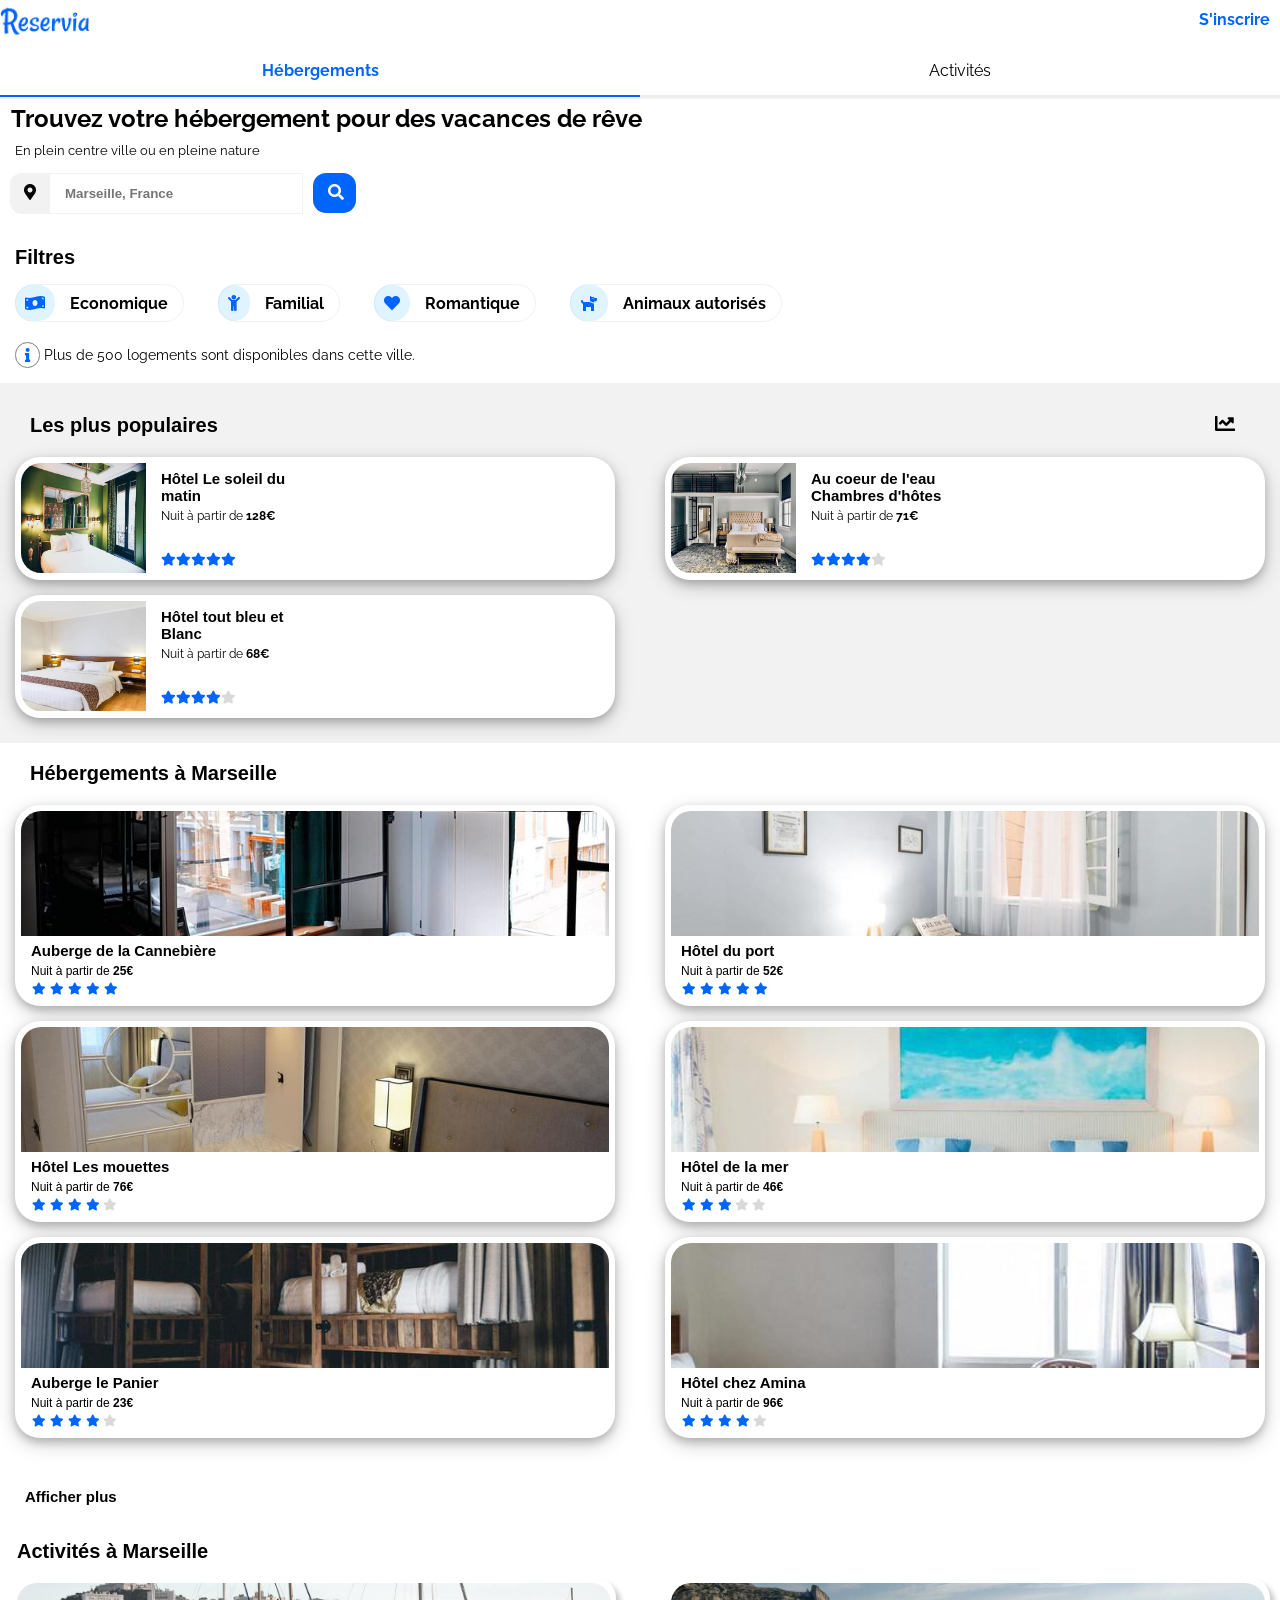
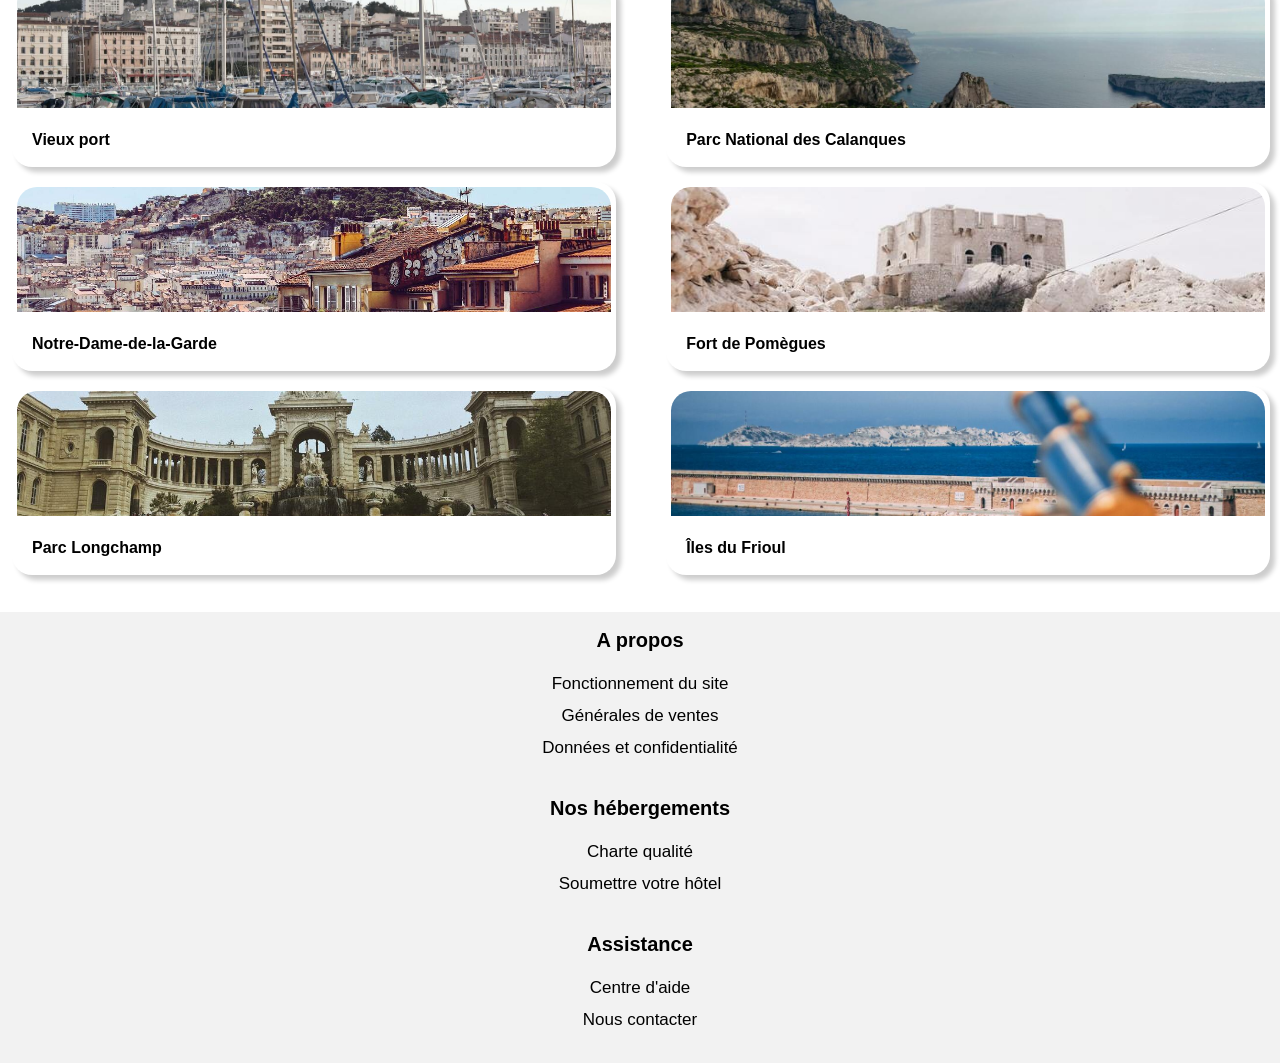
<file: index.html>
<!DOCTYPE html>
<html lang="fr">
  <head>
    <meta charset="utf-8" />
    <meta name="viewport" content="width=device-width, initial-scale=1.0" />
    <link rel="stylesheet" href="css/reservia.css" />
    <link rel="stylesheet" href="css/mediaqueries.css" />
    <link
      rel="stylesheet"
      href="https://cdnjs.cloudflare.com/ajax/libs/font-awesome/5.13.1/css/all.min.css"
    />
    <title>Réservia</title>
  </head>

  <body>
    <header class="logocontainer">
      <div id="logo" class="logo">
        <img src="images/logo/Reservia@3x.png" alt="reservia" />
    </div>
      <nav class="menu"> 
          <div class="hebergement">
            <a id="hebergement" href="#ancreh">Hébergements</a>
          </div>
          <div class="activities">
            <a id="activities" href="#ancrea">Activités</a>
          </div>
          <div class="inscription">
            <a id="inscription" href="#">S'inscrire</a>
          </div>
      </nav>

    </header>
    <section id="annonce" >
      <h1>Trouvez votre hébergement pour des vacances de rêve</h1>
      <p>En plein centre ville ou en pleine nature</p>
      <div class="ville__recherche">
        <div class="group__input">
        <form method="post" action="#" >
          <div id="localisation" class="localisation"><i class="fas fa-map-marker-alt"></i>
          </div>
          <label for="pseudo"></label>
          <input
            type="text"
            name="pseudo"
            id="pseudo"
            placeholder="Marseille, France"
          />
          <input type="button" class="bouton" value="Rechercher" />
          <div class="visible"><i class="fas fa-search"></i></div>
        </form>
        </div>
     </div>

        <div id="filtres">
          <div class="filtres_title">
            <h2>Filtres</h2>
          </div>
              <span class="filtres__item">
                <i class="icone fas fa-money-bill-wave"></i><a href="#">Economique </a>
              </span>

              <span class="filtres__item">
                <i class="icone fas fa-child"></i><a href="#">Familial</a>
              </span>

              <span class="filtres__item">
                <i class="icone fas fa-heart"></i><a href="#">Romantique</a>
              </span>

              <span class="filtres__item">
                <i class="icone fas fa-dog"></i><a href="#">Animaux autorisés</a>
              </span>
        </div>
      <p style="font-size: 14px;">
        <span class="fas fa-info"></span>
        Plus de 500 logements sont disponibles dans cette ville.
      </p>
    </section>

  <!-- Aside debut -->
  <aside class="third">
    <h2>Les plus populaires <i class="fas fa-chart-line"></i></h2>

    <div class="card-aside">
      <a href="#">
        <div class="img-container-aside">
          <img
            src="images/hebergements/4_small/emile-guillemot-Bj_rcSC5XfE-unsplash.jpg"
            alt="Hôtel Le soleil du matin"
            class="img-border-radius-aside"
          />
        </div>

        <div class="card-container-aside">
          <h3>Hôtel Le soleil du matin</h3>
            <p>Nuit à partir de <strong>128€</strong></p>
              <div class="rating_popular">
                <i class="fas fa-star" ></i
                ><i class="fas fa-star" ></i
                ><i class="fas fa-star" ></i
                ><i class="fas fa-star" ></i
                ><i class="fas fa-star" ></i>
              </div>
        </div>
      </a>
    </div>

    <div class ="card-aside">
      <a href="#">
        <div class="img-container-aside">
          <img
            src="images/hebergements/4_small/aw-creative-VGs8z60yT2c-unsplash.jpg"
            alt="Au coeur de l'eau Chambres d'hôtes"
            class="img-border-radius-aside"
          />
        </div>

        <div class="card-container-aside">
          <h3>Au coeur de l'eau Chambres d'hôtes</h3>
            <p>Nuit à partir de <strong>71€</strong></p>
              <div class="rating_popular">
                <i class="fas fa-star" ></i
                ><i class="fas fa-star" ></i
                ><i class="fas fa-star" ></i
                ><i class="fas fa-star" ></i
                ><i class="far fa-star" ></i>
              </div>
        </div>
      </a>
    </div>

    <div class="card-aside">
      <a href="#">
        <div class="img-container-aside">
          <img
            src="images/hebergements/4_small/febrian-zakaria-sjvU0THccQA-unsplash.jpg"
            alt="Au coeur de l'eau Chambres d'hôtes"
            class="img-border-radius-aside"
          />
        </div>

        <div class="card-container-aside">
          <h3>Hôtel tout bleu et Blanc</h3>
            <p>Nuit à partir de <strong>68€</strong></p>
              <div class="rating_popular">
                <i class="fas fa-star" ></i
                  ><i class="fas fa-star" ></i
                  ><i class="fas fa-star" ></i
                  ><i class="fas fa-star" ></i
                  ><i class="far fa-star" ></i>
              </div>
        </div>
      </a>
    </div>
    
 </aside>

<!-- Aside fin -->

     <!-- section hébergement début -->

     <main id="ancreh" class="twothird">
      <h2>Hébergements à Marseille</h2>

      <div class="card">
        <a href="#">
          <div id="container" class="img-container">
            <img
              src="images/hebergements/4_small/marcus-loke-WQJvWU_HZFo-unsplash.jpg"
              alt="Auberge de la Cannebière"
              class="img-border-radius-top" >
          </div>

          <div class="card-container">
            <h3>Auberge de la Cannebière</h3>
            <p>Nuit à partir de <strong>25€</strong></p>
            <div class="rating">
              <i class="fas fa-star" ></i>
              <i class="fas fa-star" ></i>
              <i class="fas fa-star" ></i>
              <i class="fas fa-star" ></i>
              <i class="fas fa-star" ></i>
            </div>
          </div>
        </a>
      </div>

      <div class="card">
        <a href="#">
          <div class="img-container">
            <img
              src="images/hebergements/4_small/fred-kleber-gTbaxaVLvsg-unsplash.jpg"
              alt="Hôtel du port"
              class="img-border-radius-top"
            />
          </div>

          <div class="card-container">
            <h3>Hôtel du port</h3>
              <p>Nuit à partir de <strong>52€</strong></p>
                <div class="rating">
                  <i class="fas fa-star" ></i>
                  <i class="fas fa-star" ></i>
                  <i class="fas fa-star" ></i>
                  <i class="fas fa-star" ></i>
                  <i class="fas fa-star" ></i>
                </div>
          </div>
        </a>
      </div>

      <div class="card">
        <a href="#">
          <div class="img-container">
            <img
              src="images/hebergements/4_small/reisetopia-B8WIgxA_PFU-unsplash.jpg"
              alt="Hôtel les mouettes"
              class="img-border-radius-top"
            />
          </div>

          <div class="card-container">
            <h3>Hôtel Les mouettes</h3>
              <p>Nuit à partir de <strong>76€</strong></p>
                <div class="rating">
                  <i class="fas fa-star" ></i
                  ><i class="fas fa-star" ></i
                  ><i class="fas fa-star" ></i
                  ><i class="fas fa-star" ></i
                  ><i class="far fa-star" ></i>
                </div>
          </div>
        </a>
      </div>

      <div class="card">
        <a href="#">
          <div class="img-container">
            <img
              src="images/hebergements/4_small/annie-spratt-Eg1qcIitAuA-unsplash.jpg"
              alt="Hôtel de la mer"
              class="img-border-radius-top"
            />
        </div>

          <div class="card-container">
            <h3>Hôtel de la mer</h3>
              <p>Nuit à partir de <strong>46€</strong></p>
                <div class="rating">
                  <i class="fas fa-star" ></i
                  ><i class="fas fa-star" ></i
                  ><i class="fas fa-star" ></i
                  ><i class="far fa-star" ></i>
                  <i class="far fa-star" ></i>
                </div>
         </div>
        </a>
      </div>

      <div class="card">
        <a href="#">
          <div class="img-container">
            <img
              src="images/hebergements/4_small/nicate-lee-kT-ZyaiwBe0-unsplash.jpg"
              alt="Auberge le Panier"
              class="img-border-radius-top"
            />
           </div>

          <div class="card-container">
            <h3>Auberge le Panier</h3>
              <p>Nuit à partir de <strong>23€</strong></p>
                <div class="rating">
                  <i class="fas fa-star" ></i
                  ><i class="fas fa-star" ></i
                  ><i class="fas fa-star" ></i
                  ><i class="fas fa-star" ></i
                  ><i class="far fa-star" ></i>
                </div>
          </div>
        </a>
      </div>

      <div class="card">
        <a href="#">
          <div class="img-container">
            <img
              src="images/hebergements/4_small/febrian-zakaria-M6S1WvfW68A-unsplash.jpg"
              alt="Hôtel chez Amina"
              class="img-border-radius-top"
            />
          </div>

          <div class="card-container">
            <h3>Hôtel chez Amina</h3>
              <p>Nuit à partir de <strong>96€</strong></p>
                <div class="rating">
                  <i class="fas fa-star" ></i
                  ><i class="fas fa-star" ></i
                  ><i class="fas fa-star" ></i
                  ><i class="fas fa-star" ></i
                  ><i class="far fa-star" ></i>
              </div>
          </div>
        </a>
     </div>
        <div class="afficher"><p>Afficher plus</p>
        </div>
    </main>
  <!-- section hébergement fins-->

<!-- activités debut-->

<section id="ancrea" class="twothird_act">
<h2 class="marseille"> Activités à Marseille</h2>

<figure class="activite">

<div id="colone_1">
  <div class="container">
      <a href="#">
          <div class="act_photo">
              <img class="taille1" src="images/activites/3_medium/reno-laithienne-QUgJhdY5Fyk-unsplash.jpg"
                  alt="Vieux port">
              <p class="classement"> Vieux port</p>
           </div>
      </a>
  </div>
</div>
  <div id="colone_2">
      <div class="container">
        <a href="#">
            <div class="act_photo">
              <img class="taille2" src="images/activites/3_medium/paul-hermann-QFTrLdQIRhI-unsplash.jpg"
                  alt="Fort de Pomègues">
              <p class="classement"> Fort de Pomègues</p>
            </div>
        </a>
      </div>

      <div class="container">
          <a href="#">
            <div class="act_photo">
              <img class="taille3" src="images/activites/3_medium/kevin-hikari-rV_Qd1l-VXg-unsplash.jpg"
                   alt="Longue vue">
              <p class="classement"> Îles du Frioul</p>
            </div>
          </a>
      </div>
  </div>

<div id="colone_3">
  <div class="container">
      <a href="#">
        <div class="act_photo">
          <img class="taille1" src="images/activites/3_medium/kilyan-sockalingum-NR8-cBCN3aI-unsplash.jpg"
              alt="mur">
          <p class="classement"> Parc National des Calanques</p>
        </div>
      </a>
  </div>
</div>

<div id="colone_4">
  <div class="container">
      <a href="#">
        <div class="act_photo">
          <img class="taille5" src="images/activites/3_medium/florian-wehde-xW9e8gdotxI-unsplash.jpg"
              alt="haut de Marseille">
          <p class="classement"> Notre-Dame-de-la-Garde</p>
        </div>
      </a>
  </div>

  <div class="container">  
      <a href="#">
        <div class="act_photo">
          <img class="taille6" src="images/activites/3_medium/lena-paulin-wH2-EJoDcV0-unsplash.jpg"
              alt="Tour en pierre">
          <p class="classement"> Parc Longchamp</p>
        </div>
      </a>
  </div>
</div>

</figure>
</section>

<!-- activités fin -->

<!-- footer -->
<footer class="footer">
  <div class="footer_section"> 
    <h4>A propos</h4>
      <p>Fonctionnement du site</p>
      <p>Générales de ventes</p>
      <p>Données et confidentialité</p>
  </div>

  <div class="footer_section">
    <h4>Nos hébergements</h4>
      <p>Charte qualité</p>
      <p>Soumettre votre hôtel</p>
  </div>

      <div class="footer_section">
        <h4>Assistance</h4>
          <p>Centre d'aide</p>
          <p>Nous contacter</p>
      </div>
    </footer>
  </body>
</html>
</file>
<file: css/reservia.css>
@font-face {
  font-family: "Raleway";
  src: url('./Raleway-VariableFont_wght.ttf');
   
  }

body {
  font-family: "Raleway", Arial, Helvetica, sans-serif;
  margin: 0;
}

html,
body {
  width: 100%;
  box-sizing: border-box;
  overflow-x: hidden;
}
header {
  width: 100%;
  display: flex;
  flex-wrap: wrap;
  justify-content: space-between;
}

h1 
{
  margin: 5px;
  margin-left: 11px;
  font-weight: bold;
}
.filtres_title h2 {
  width: 100%;
  font-size: 20px;
  margin-left: 15px;
  margin-bottom: 15px;
  display: inline-block;
}
h2 {
  font-family: 'Raleway-Black', Arial, Helvetica, sans-serif;
  width: 100%;
  font-size: 20px;
  margin-left: 15px;
  margin-bottom: 15px;
  display: inline-block;
}
h3 {
  font-family: 'Raleway-Black', Arial, Helvetica, sans-serif;
  font-size: 15px;
  margin-top: -3px;
}
footer {
  display: grid;
  align-content: end;
  grid-template-columns: auto auto auto;
  grid-gap: 10px;
  padding: 10px;
  width: 100%;
  background-color: #f2f2f2;
}
#annonce p {
  font-size: 13px;
  margin-top: 5px;
  margin-left: 15px;
  margin-bottom: 15px;
}
.card p , .act_photo p {
  font-family: 'Raleway-Black', Arial, Helvetica, sans-serif;
}
.footer_section {
  font-size: 20px;
  margin-top: -20px;
  margin-bottom: 6px;
  font-family: 'Raleway-Black', Arial, Helvetica, sans-serif;
}

.footer_section p{
  font-size: 17px;
  margin-top: -5px;
}

.rating{
  display: flex;
  font-size: 12px;
  margin: 0 0 0 -3px;
}
.rating_popular{
display: flex;
font-size: 13px;
margin-top: 25px;
}
.rating_popular .fas {
  color: #0065fc;
}
.rating_popular .far {
  color: rgba(128, 128, 128, 0.301);
  font-weight: 700;
  margin-bottom: 2px;
}
.rating .fas {
  margin-left: 4px;
}

.rating .fas {
  color: #0065fc;
}

.rating .far {
color: rgba(128, 128, 128, 0.301);
font-weight: 700;
margin-left: 3px;
}

.fa-info {
  color: #0065fc;
  padding: 5px 9px;
  border: 1px solid gray;
  border-radius: 25px;
}
aside img {
  box-sizing: border-box;
  padding: 5px;
  border-radius: 25px 0px 0px 25px;
  width: 135px;
  height: 120px;
  float: left;
}
.fa-chart-line {
  float: right;
  margin-right: 30px;
}

* {
  box-sizing: border-box;
}
.logo img {
  width: 7%;
  height: 100%;
}

img {
	max-width: 100%;
	height: auto;
}
.localisation
{
  background-color: #f2f2f2;
  padding: 10px;
  border-radius: 12px 0 0 12px;
  width: 40px;
  height: 41px;
  text-align: center;
  display: inline-block;
  margin-left: 10px;
}
.ville__recherche{
  margin-bottom: 15px;
  display: flex;
  justify-content: space-between;
  
}
.hebergement {
  width: 100%;
}
#hebergement {
  font-weight: bold;
  border-bottom: 2px solid #0065fc;
  text-align: center;
  padding-bottom: 15px;
  color: #0065fc;
  width: 100%;
  display: block;
}
#activities {
  padding-bottom: 15px;
  display: block;
}
#pseudo {
  color: black;
  font-weight: bold;
  border: 1px solid #f2f2f2;
  width: 70%;
  height: 41px;
  margin-left: -5px;
  display: inline-block;
  padding-left: 15px;
  text-align: left;
}
.bouton {
  background-color: #0065fc;
  color: white;
  padding: 13px;
  border-style: hidden;
  border-top-right-radius: 20px;
  border-bottom-right-radius: 20px;
}

.menu {
  display: flex;
}
.menu > div {
  text-align: right;
  padding: 0px 0px 0px 100px;
}
a {
  color: black;
  text-decoration: none;
}
#ancreah{
  color: #0065fc;
  font-weight: bold;
}
.menu a:hover {
  color: black;
  border-top: solid 10px #0065fc;
  padding-top: 3px;
}

.activities {
  width: 100%;
  text-align: left;
  border-bottom: 2px solid #80808029;
  display: block;

}

#inscription {
  position: absolute;
  top: 10px;
  right: 10px;
  padding-bottom: 15px;
  color: #0065fc;
  text-decoration: none;
  font-weight: bold;
}

.annonce {
  display: block;
}

.filtres {
  display: flex;
  align-items: center;
  justify-content: flex-start;
  flex-wrap: wrap;
}

.filtres__item{
 border: 1px solid #f2f2f2;
 display: inline-block;
 border-radius: 30px;
 margin-bottom: 15px;
 margin-right: 15px;
 margin-left: 15px;
}

.filtres__item a {
  margin-left: 15px;
  margin-right: 15px;
  font-weight: bold;
}
.filtres__item a:hover {
  background-color: #0065fc34;
}
.icone{
  padding: 10px;
  background-color: rgb(0 162 255 / 12%);
  color: #0065fc;
  border-radius: 17px;
  margin-left: -1px;
}

.logements img {
  width: 25%;
  margin: 0 auto;
  border-top-left-radius: 20px;
  border-top-right-radius: 20px;
}
.clearfix {
  background-color: rgb(0, 162, 255);
  display: grid;
  grid-template-columns: auto auto auto;
  grid-gap: 10px;
  padding: 5px;
  color: black;
  width: 100%;
}
.clearfix img {
  width: 25%;
  margin: 0 auto;
  border-top-left-radius: 20px;
  border-top-right-radius: 20px;
}
.grid-container {
  display: grid;
  align-content: end;
  grid-template-columns: auto auto auto;
  grid-gap: 10px;
  padding: 10px;
  width: 100%;
}
.grid-container > div {
  text-align: left;
  font-size: 30px;
}
.clearfix::after {
  content: "";
  clear: both;
  display: table;
}

.half {
  float: left;
  width: 25%;
  padding: 2px;
}
.third {
  float: left;
  padding: 15px;
  align-items: center;;
}
.twothird {
  float: left;
  width: 100%;
  padding: 2px;
  margin-right: 25px;
  background-color: #f2f2f2;
  border-radius: 20px;
  text-align: left;
}
.twothird_act {
  float: left;
  width: 100%;
  padding: 2px;
  margin-right: 25px;
  border-radius: 20px;
  text-align: left;
}
.card {
  width: 100%;
  padding: 1px;
  border-radius: 25px 25px 25px 25px;
  background-color: white;
  box-shadow: 0 4px 8px 0 rgba(0, 0, 0, 0.2), 0 6px 20px 0 rgba(0, 0, 0, 0.19);
  margin: 5px 0;
  margin-bottom: 10px;
}

.img-container-aside {
  border-radius: 25px 0 0 25px;
  float: left;
}

.card-container {
  text-align: left;
  align-items: center;
  margin: 0;
  padding: 0px 0px 10px 15px;
}

.card-aside {
  width: 100%;
  padding: 1px;
  border-radius: 25px 25px 25px 25px;
  background-color: white;
  box-shadow: 0 4px 8px 0 rgb(0 0 0 / 20%), 0 6px 20px 0 rgb(0 0 0 / 19%);
  margin: 5px 0;
  margin-bottom: 10px;
}
.card-container-aside {
  width: 145px;
  padding: 15px 0px 0px 10px;
  margin-bottom: 21px;
  background-color: white;
  display: flex;
  flex-direction: column;
  height: 100px;
  position: relative;
}

.card-container-aside p {
  font-size: 12px;
  margin-bottom: 5px;
  margin-top: -10px;
}

.card-container p {
  margin-bottom: 5px;
  margin-top: -10px;
  font-size: 12px;
}
.afficher
{
  width: 100%;
  font-size: 15px;
  margin-left: 10px;
  font-weight: bold;
  margin-top: 25px;
  font-family: 'Raleway-Black' , Arial, Helvetica, sans-serif;
}
.img-border-radius-top {
  border-radius: 25px 25px 0 0;
  align-items: center;
  width: 100%;
  height: 135px;
  object-fit: cover;
  padding: 5px;
}

.img-border-radius-aside {
  box-sizing: border-box;
  padding: 5px;
  border-radius: 25px 0px 0px 25px;
  width: 135px;
  height: 120px;
  float: left;
}


/* acitivté */
.marseille{

  font-size: 20px;
  float: left;
  width: 100%;
}

.activite{
  display: flex;
  justify-content: space-between;
  padding-bottom: 20px;
  width: 100%;
}

.act_photo{
  background-color: white;
  border-radius: 20px;
  box-shadow : 5px  5px  5px  rgba( 0 ,  0 ,  0 ,  .2 );
  width: 100%;
  object-fit: cover;
}

.act_photo img{
border-radius: 25px 25px 0 0;
align-items: center;
width: 100%;
height: 135px;
object-fit: cover;
padding: 5px;
}
.container{
  display: flex;
  flex-direction: column;
  justify-content: space-between;
}
.taille1{
  height: 423px;
  width: 100%;
  object-fit: cover;
}

.bloc:first-child{
  padding-left: 0;
}

.taille2{
  height: 185px;
  width: 100%;
  object-fit: cover;
}

.taille3{
  height: 141px;
  width: 100%;
  object-fit: cover;
}

.taille5{
  height: 141px;
  width: 100%;
  object-fit: cover;
}

.taille6{
  height: 181px;
  width: 100%;
  object-fit: cover;
}
.classement{
  margin: 14px 0 0 20px;
  height: 36px;
  font-weight: bold;
}

@media screen and (max-width: 767px) {
  body {
    width: 100%;  
    margin:0 ;
    padding: 0;
  }
  h1 {
    font-size: 20px;
    margin-left: 15px;
  }
  .logo {
    width: 30%;
  }
  .logo img {
    width: 40%;
    height: 100%;
    margin-left: 10px;
    margin-top: 2px;
  }
  .third {
  order: 1;
    width: 50%;
    background-color: #f2f2f2;
  }

}
  .logocontainer {
    width: 100%;
    display: flex;
    flex-direction: column;
  }
  .menu {
    order: 1;
    width: 100%;
    height: 50px;
    align-items: flex-end;
    justify-content: space-around;
    border-bottom: solid #f2f2f2 2px;
    margin-top: 30px;
  }
  .menu > div {
    text-align: center;
    padding: 0 0 0 0;
  }

  .menu a:hover {
    color: black;
    border-top: white;
    padding-bottom: 15px;
  }
  
  #pseudo
  {
    width: 70%;
  }

  
  .annonce {
    width: 100%;
  }
  .bouton {
    visibility: hidden;
    width: 0%;
    margin-left: -4px;
  }
  .visible {
    visibility: visible;
    background-color: #0065fc;
    color: white;
    width: 43px;
    border-radius: 13px;
    padding-left: 15px;
    align-items: center;
    height: 40px;
    padding-top: 10px;
    display: inline-block;
    margin-left: -20px;
    
  }
  .chercher {
    width: 100%;
    padding-right: 0px;
  }
  #total {
    width: 100%;
    display: flex;
    flex-wrap: wrap;
    justify-content: center;
  }
  .twothird {
    order: 2;
    width: 100%;
    padding-right: 15px;
    padding-left: 15px;
    background-color: rgb(255, 255, 255);
  }
  .third {
    order: 1;
    width: 100%;
    background-color: #f2f2f2;
  }

/* activité */
section 
{
  width: 100%;
  display: flex;
 flex-direction: column;
}
.activite
{
 flex-direction: column;
 width: auto;
 margin: 0px;
 margin-right: 23px;
 margin-left: 10px;
}
.container
{
  padding-bottom: 15px;
}
.taille1{
  height: auto;
  width: 100%;
  object-fit: cover;
}
.taille3
{
  width: 100%;
  height: auto;
  object-fit: cover;
}
.taille5
{
  width: 100%;
  height: auto;
  object-fit: cover;
}
  footer {
    display: flex;
    flex-direction: column;
    background-color: #f2f2f2;
  }
</file>
<file: css/mediaqueries.css>
@media screen and (min-width: 768px) and (max-width: 1359px) {
   /*media queries tablette */
   .card-aside , .card {
        width: 48%;
    }
    .container {
        width: 100%;
    }
    .third , .twothird , .activite {
        display: flex;
        flex-wrap: wrap;
        justify-content: space-between;
    }
    .twothird_act {
        display: flex;
        flex-wrap: wrap;
        justify-content: space-between;
    }
    .activite {
        flex-direction: initial;
    }

    #colone_1 , #colone_2 , #colone_3 , #colone_4 {
        width: 48%;
    }
    #colone_2 {
        order: 1;
    }
    .footer {
        text-align: center;
    }
}

@media screen and (min-width: 1199px) and (max-width: 1359px) {
 
        .container {
            width: 100% !important;
        }
}

@media screen and (min-width: 1360px) and (max-width: 1850px ) {
    .activite {
        margin-left: 5px !important;
    }
    .act_photo {
        width: 329px !important;
    }
}
    
@media screen and (min-width: 1360px) {
    /* vue desktop */
    .menu {
        width: 30%;
        margin-top: -23px;
        margin-right: 10px;
        border-bottom: none;
    }
    .logocontainer {
        flex-direction: inherit;
        margin-top: 19px;
    }
    .logo img {
        width: 100px;
        height: 37px;
        margin-top: -12px;
        margin-left: 11px;
    }
    #pseudo {
        width: 55%;
        display: inline-block;
    }
    .visible {
        display: none;
    }
    .bouton {
        visibility: visible;
        width: 28%;
        display: inline-block;
    }
    .filtres_title {
        width: 0%;
    }
    #hebergement {
        border-top: 3px solid #0065fc;
        padding-top: 10px;
        border-bottom: none;
    }
    .activities {
        border-bottom: none;
    }
    .activite {
        margin-right: 0;
    }
    #inscription {
        display: block;
        position: inherit;
    }
    .third {
        display: flex;
        flex-wrap: wrap;
        flex-direction: column;
        justify-content: flex-end;
        width: 30%;
        float: right;
        border-radius: 25px;
        margin-right: 20px;
    }
    .img-border-radius-aside {
        height: 143px;
    }
    .twothird {
        width: 65%;
        display: flex;
        flex-direction: row;
        justify-content: space-between;
        flex-wrap: wrap;
        background-color: #f2f2f2;
        border-radius: 25px;
        margin-left: 10px;
    }
    .card {
        width: 32%;
    }
    .activite {
        flex-direction: initial;
        flex-wrap: wrap;
    }
    .footer {
        display: grid;
        grid-template-columns: 33% 33% 33%;
    }
    .footer_section {
        padding: 32px 32px;
    }
    .act_photo {
        width: 460px;
    }
    .act_photo .taille1 {
        height: 500px;
    }
    .act_photo .taille2 {
        height: 220px;
    }
    .act_photo .taille3 {
        height: 195px;
    }
    .act_photo .taille5 {
        height: 220px;
    }
    .act_photo .taille6 {
        height: 195px;
    }
    .colone_1 {
        float: right;
        height: 500px;
    }
    .container {
        padding-bottom: 30px;
    }
}
</file>
